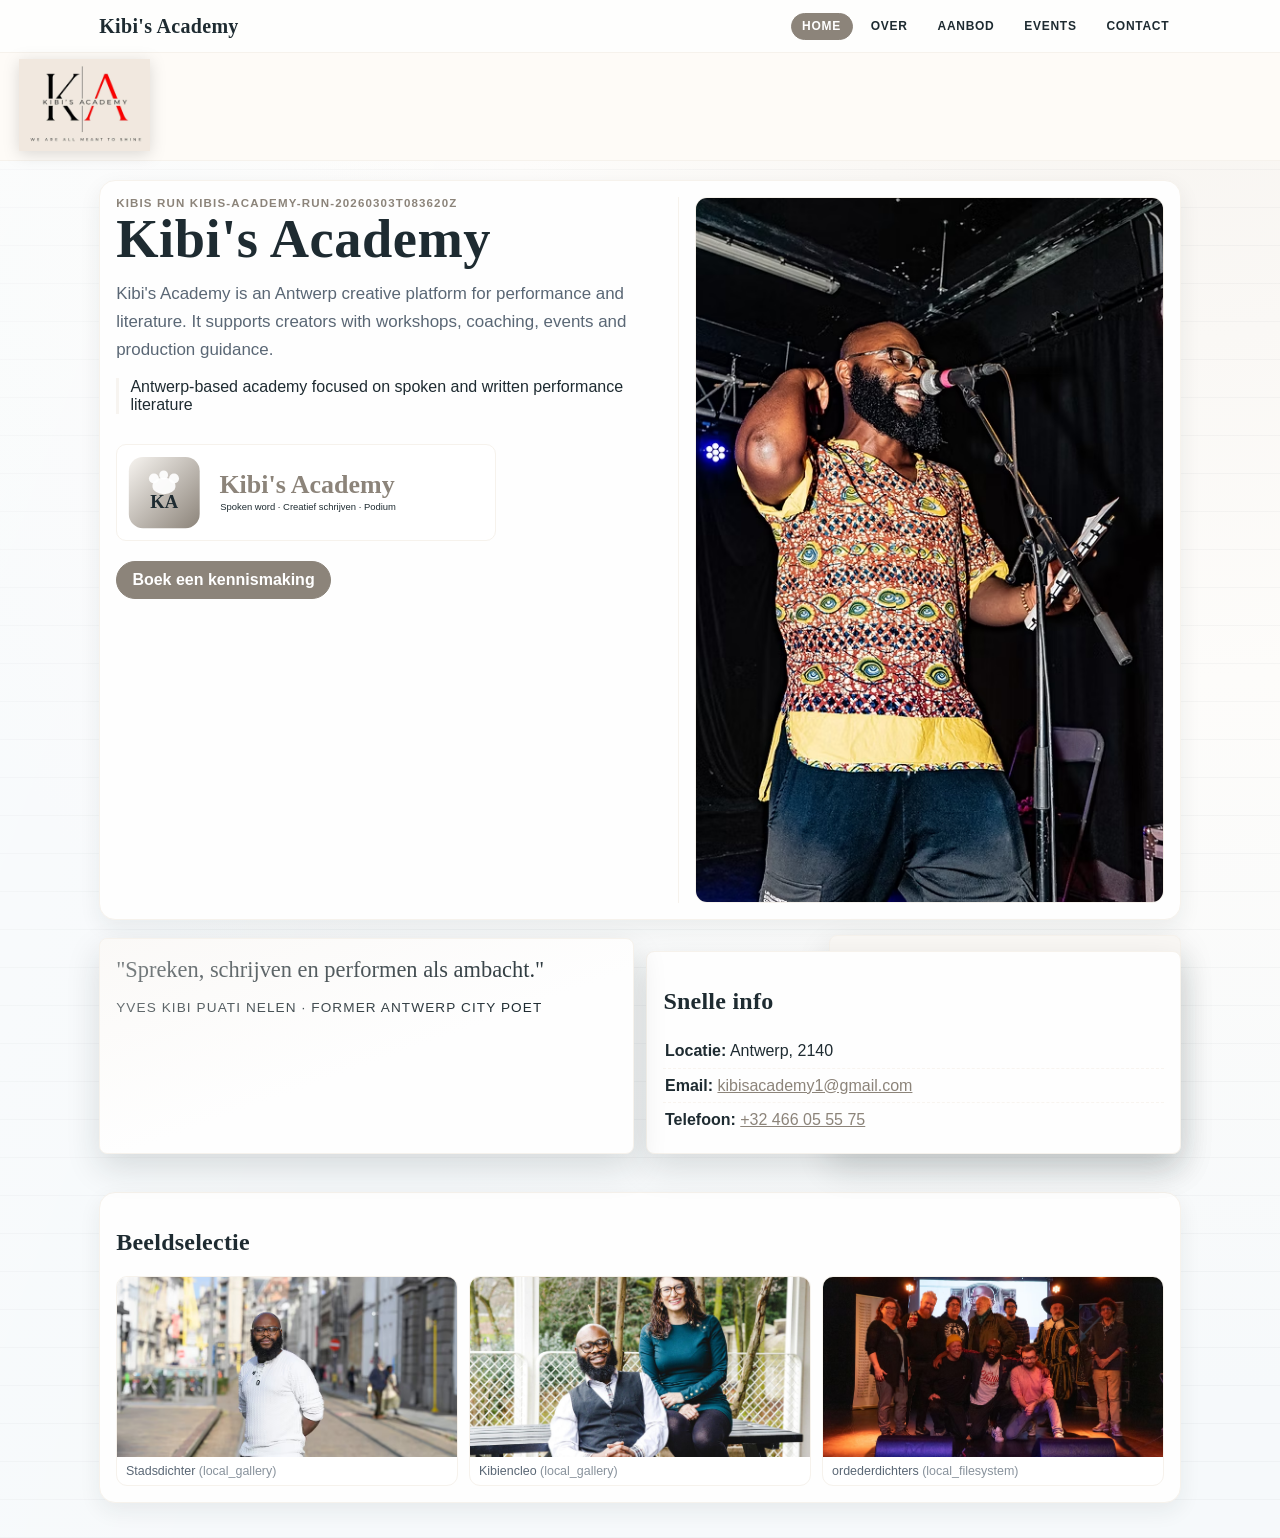
<file: index.html>
<!doctype html>
<html lang="nl">
  <head>
    <meta charset="utf-8" />
    <meta name="viewport" content="width=device-width, initial-scale=1" />
    <title>Kibi&#x27;s Academy | Home</title>
    <meta name="description" content="Spoken word en creatieve trajecten bij Kibi&#x27;s Academy." />
    <meta property="og:title" content="Kibi&#x27;s Academy | Home" />
    <meta property="og:description" content="Spoken word en creatieve trajecten bij Kibi&#x27;s Academy." />
    <meta property="og:type" content="website" />
    <meta property="og:image" content="assets/kibi-2.avif" />
    
    <link rel="icon" type="image/svg+xml" href="assets/favicon.svg" />
    <link rel="apple-touch-icon" href="assets/apple-touch-icon.svg" />
    <link rel="stylesheet" href="styles.css" />
  </head>
  <body>
    <header class="site-header">
      <div class="inner">
        <p class="brand"><span class="brand-label">Kibi's Academy</span></p>
        <nav>
        <a href="index.html" class="active">Home</a>
        <a href="over.html">Over</a>
        <a href="aanbod.html">Aanbod</a>
        <a href="events.html">Events</a>
        <a href="contact.html">Contact</a>
        </nav>
      </div>
      <div class="brand-strip"><img class="brand-banner" src="assets/corp_logo-2.jpg" alt="Kibi&#39;s Academy header logo" /></div>
    </header>
    <main class="container">

      <section class="hero card">
        <div class="hero-copy">
          <p class="eyebrow">KIBIS RUN kibis-academy-run-20260303T083620Z</p>
          <h1>Kibi's Academy</h1>
          <p class="lead">Kibi's Academy is an Antwerp creative platform for performance and literature. It supports creators with workshops, coaching, events and production guidance.</p>
          <p class="meta">Antwerp-based academy focused on spoken and written performance literature</p>
          <img class="hero-logo" src="assets/logo-primary.svg" alt="Kibi&#x27;s Academy primair logo" />
          <a class="cta" href="contact.html">Boek een kennismaking</a>
        </div>
        <div class="hero-media"><img src="assets/kibi-2.avif" alt="Kibi&#x27;s Academy" /></div>
      </section>

      <section class="zen-overlap">
        <article class="card quote-card panel panel-a">
          <p class="quote">"Spreken, schrijven en performen als ambacht."</p>
          <p class="quote-meta">Yves Kibi Puati Nelen · Former Antwerp city poet</p>
        </article>
        <article class="card panel panel-b">
          <h2>Snelle info</h2>
          <ul class="clean-list">
            <li><strong>Locatie:</strong> Antwerp, 2140</li>
            <li><strong>Email:</strong> <a href="mailto:kibisacademy1@gmail.com">kibisacademy1@gmail.com</a></li>
            <li><strong>Telefoon:</strong> <a href="tel:+32466055575">+32 466 05 55 75</a></li>
          </ul>
        </article>
        <article class="card panel panel-c">
          <h2>Focus</h2>
          <p>Workshops, podiumcoaching en artistieke trajecten met nadruk op stem, tekst en performance.</p>
        </article>
      </section>

      <section class="card">
        <h2>Beeldselectie</h2>
        <div class="gallery-grid">
          <figure class="gallery-card"><img src="assets/stadsdichter.avif" alt="Stadsdichter" /><figcaption>Stadsdichter <span>(local_gallery)</span></figcaption></figure>
<figure class="gallery-card"><img src="assets/kibiencleo.jpeg" alt="Kibiencleo" /><figcaption>Kibiencleo <span>(local_gallery)</span></figcaption></figure>
<figure class="gallery-card"><img src="assets/ordederdichters-2.avif" alt="ordederdichters" /><figcaption>ordederdichters <span>(local_filesystem)</span></figcaption></figure>
        </div>
      </section>
    
    </main>
    <script src="app.js"></script>
  </body>
</html>
</file>
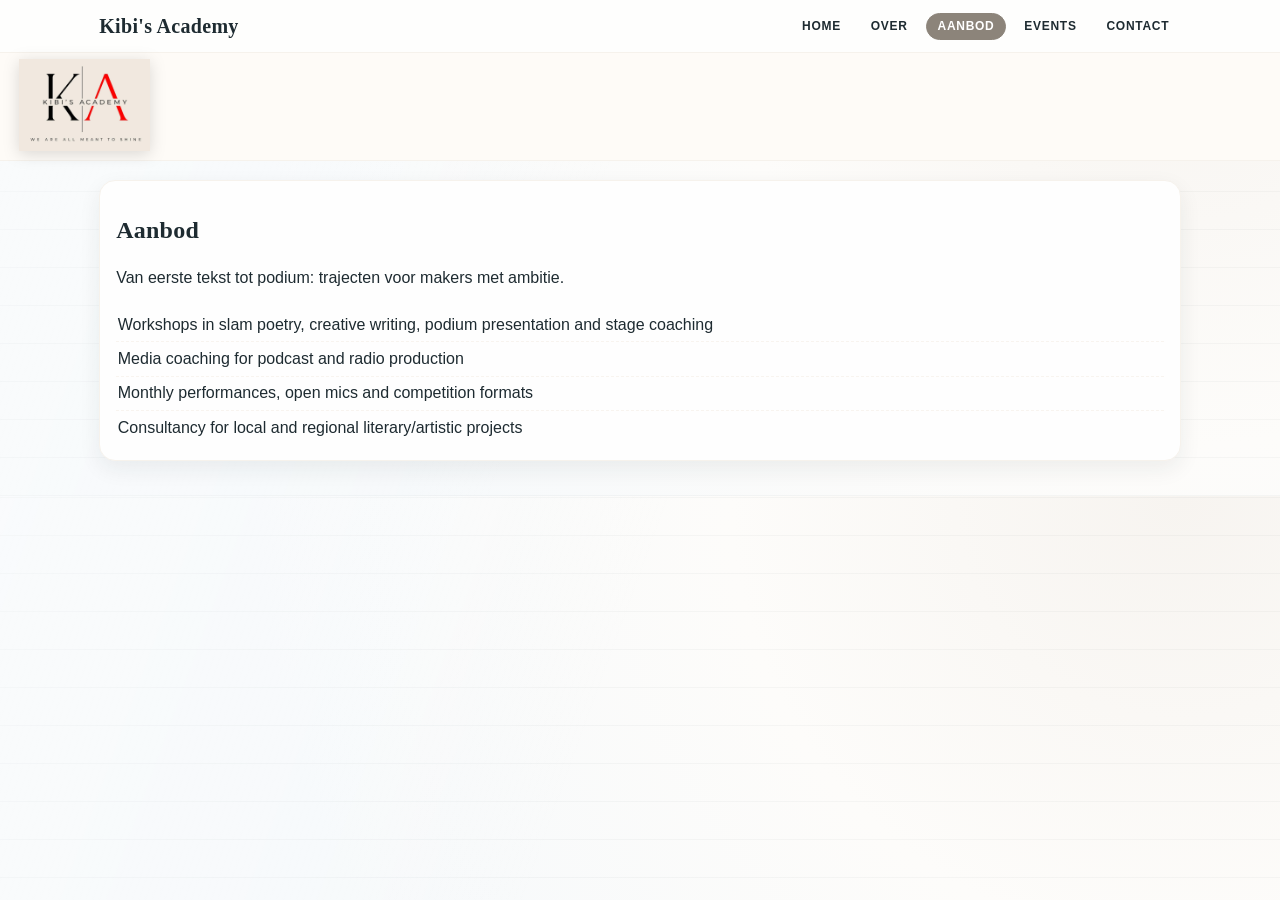
<file: aanbod.html>
<!doctype html>
<html lang="nl">
  <head>
    <meta charset="utf-8" />
    <meta name="viewport" content="width=device-width, initial-scale=1" />
    <title>Kibi&#x27;s Academy | Aanbod</title>
    <meta name="description" content="Workshops en trajecten van Kibi&#x27;s Academy." />
    <meta property="og:title" content="Kibi&#x27;s Academy | Aanbod" />
    <meta property="og:description" content="Workshops en trajecten van Kibi&#x27;s Academy." />
    <meta property="og:type" content="website" />
    <meta property="og:image" content="assets/kibi-2.avif" />
    
    <link rel="icon" type="image/svg+xml" href="assets/favicon.svg" />
    <link rel="apple-touch-icon" href="assets/apple-touch-icon.svg" />
    <link rel="stylesheet" href="styles.css" />
  </head>
  <body>
    <header class="site-header">
      <div class="inner">
        <p class="brand"><span class="brand-label">Kibi's Academy</span></p>
        <nav>
        <a href="index.html">Home</a>
        <a href="over.html">Over</a>
        <a href="aanbod.html" class="active">Aanbod</a>
        <a href="events.html">Events</a>
        <a href="contact.html">Contact</a>
        </nav>
      </div>
      <div class="brand-strip"><img class="brand-banner" src="assets/corp_logo-2.jpg" alt="Kibi&#39;s Academy header logo" /></div>
    </header>
    <main class="container">

      <section class="card editorial">
        <h1>Aanbod</h1>
        <p>Van eerste tekst tot podium: trajecten voor makers met ambitie.</p>
        <ul class="clean-list">
          <li>Workshops in slam poetry, creative writing, podium presentation and stage coaching</li>
<li>Media coaching for podcast and radio production</li>
<li>Monthly performances, open mics and competition formats</li>
<li>Consultancy for local and regional literary/artistic projects</li>
        </ul>
      </section>
    
    </main>
    <script src="app.js"></script>
  </body>
</html>
</file>
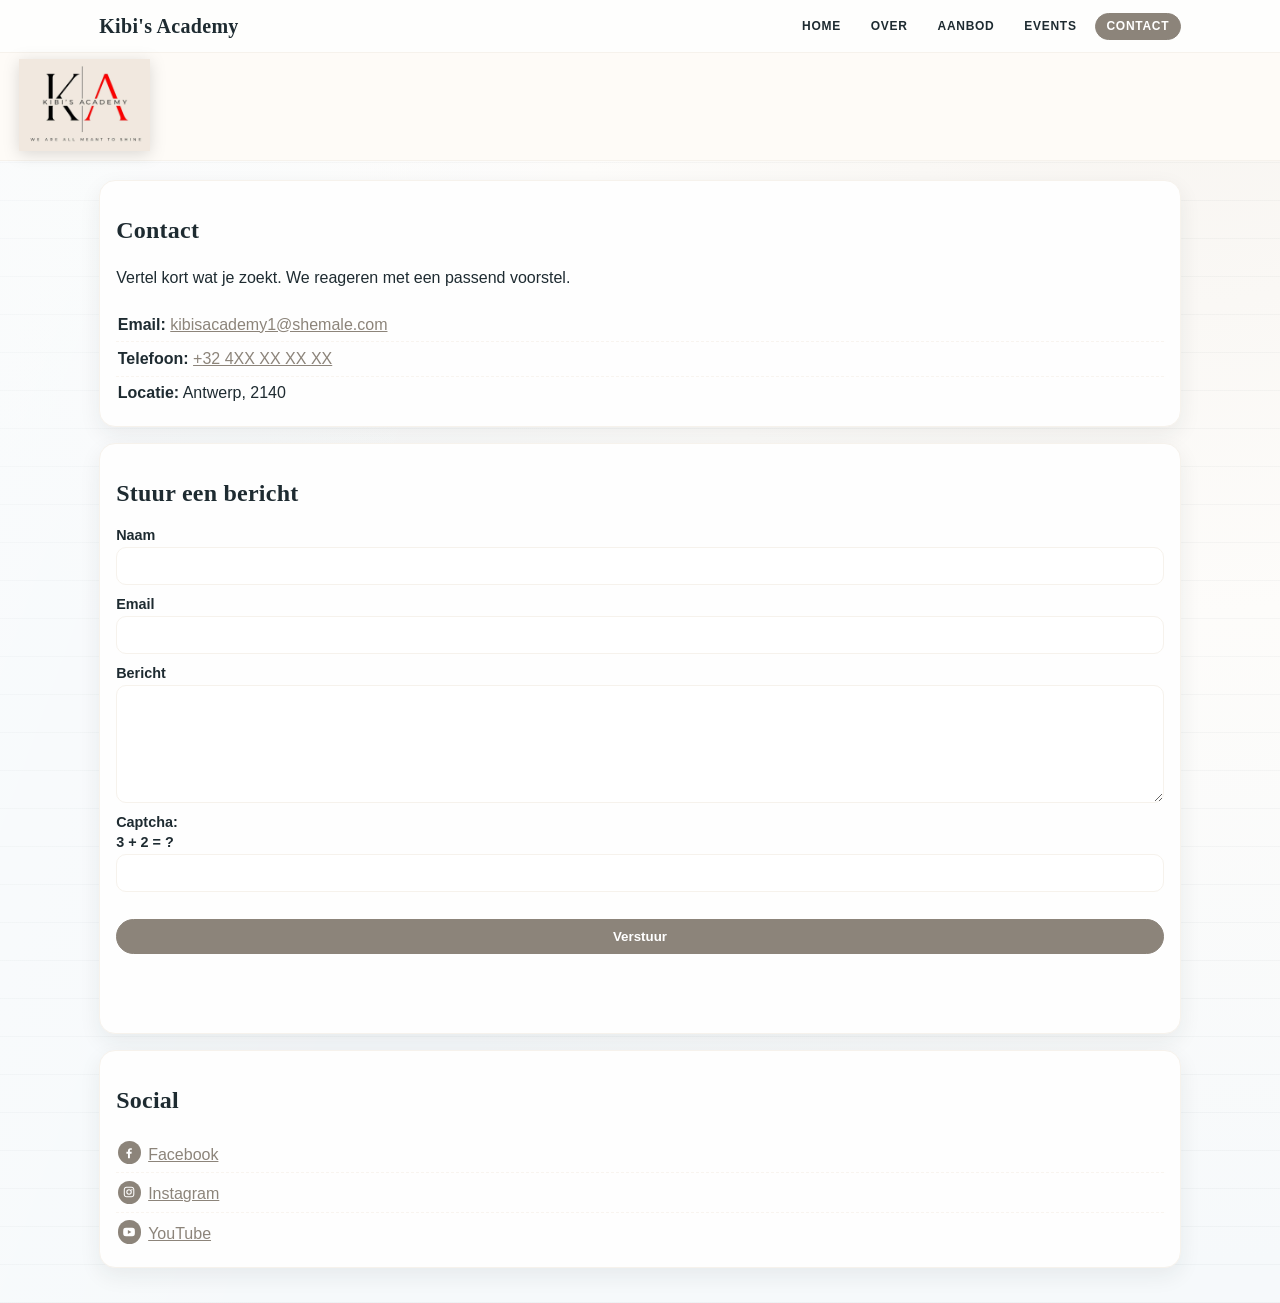
<file: contact.html>
<!doctype html>
<html lang="nl">
  <head>
    <meta charset="utf-8" />
    <meta name="viewport" content="width=device-width, initial-scale=1" />
    <title>Kibi&#x27;s Academy | Contact</title>
    <meta name="description" content="Contacteer Kibi&#x27;s Academy voor workshops en events." />
    <meta property="og:title" content="Kibi&#x27;s Academy | Contact" />
    <meta property="og:description" content="Contacteer Kibi&#x27;s Academy voor workshops en events." />
    <meta property="og:type" content="website" />
    <meta property="og:image" content="assets/kibi-2.avif" />
    
    <link rel="icon" type="image/svg+xml" href="assets/favicon.svg" />
    <link rel="apple-touch-icon" href="assets/apple-touch-icon.svg" />
    <link rel="stylesheet" href="styles.css" />
  </head>
  <body>
    <header class="site-header">
      <div class="inner">
        <p class="brand"><span class="brand-label">Kibi's Academy</span></p>
        <nav>
        <a href="index.html">Home</a>
        <a href="over.html">Over</a>
        <a href="aanbod.html">Aanbod</a>
        <a href="events.html">Events</a>
        <a href="contact.html" class="active">Contact</a>
        </nav>
      </div>
      <div class="brand-strip"><img class="brand-banner" src="assets/corp_logo-2.jpg" alt="Kibi&#39;s Academy header logo" /></div>
    </header>
    <main class="container">

      <section class="card editorial">
        <h1>Contact</h1>
        <p>Vertel kort wat je zoekt. We reageren met een passend voorstel.</p>
        <ul class="clean-list">
          <li><strong>Email:</strong> <a href="mailto:kibisacademy1@shemail.com">kibisacademy1@shemale.com</a></li>
          <li><strong>Telefoon:</strong> <a href="tel:+32112">+32 4XX XX XX XX</a></li>
          <li><strong>Locatie:</strong> Antwerp, 2140</li>
        </ul>
      </section>

      <section class="card">
        <h2>Stuur een bericht</h2>
        <form id="contact-form" novalidate>
          <label>Naam
            <input type="text" name="name" required />
          </label>
          <label>Email
            <input type="email" name="email" required />
          </label>
          <label>Bericht
            <textarea name="message" rows="6" required></textarea>
          </label>
          <label class="captcha-row">Captcha: <span id="captcha-question"></span>
            <input type="number" name="captcha" id="captcha-answer" required />
          </label>
          <input type="text" name="website" id="website" tabindex="-1" autocomplete="off" class="hp" />
          <button type="submit" class="cta">Verstuur</button>
          <p id="form-status" class="form-status" aria-live="polite"></p>
        </form>
      </section>

      <section class="card">
        <h2>Social</h2>
        <ul class="clean-list"><li><a href="https://www.facebook.com/p/Kibis-Academy-61552271852027/" target="_blank" rel="noopener noreferrer"><span class="social-icon"><svg viewBox="0 0 24 24" aria-hidden="true"><path fill="currentColor" d="M13.5 21v-8h2.7l.4-3h-3.1V8.1c0-.9.3-1.5 1.6-1.5h1.7V3.9c-.3 0-1.3-.1-2.5-.1-2.5 0-4.1 1.5-4.1 4.4V10H7.5v3h2.7v8h3.3z"/></svg></span>Facebook</a></li>
<li><a href="https://www.instagram.com/kibis_academy/" target="_blank" rel="noopener noreferrer"><span class="social-icon"><svg viewBox="0 0 24 24" aria-hidden="true"><path fill="currentColor" d="M7.8 3h8.4C18.8 3 21 5.2 21 7.8v8.4c0 2.6-2.2 4.8-4.8 4.8H7.8C5.2 21 3 18.8 3 16.2V7.8C3 5.2 5.2 3 7.8 3zm8.3 1.8H7.9c-1.7 0-3.1 1.4-3.1 3.1v8.2c0 1.7 1.4 3.1 3.1 3.1h8.2c1.7 0 3.1-1.4 3.1-3.1V7.9c0-1.7-1.4-3.1-3.1-3.1zM12 7.3A4.7 4.7 0 1 1 7.3 12 4.7 4.7 0 0 1 12 7.3zm0 1.8A2.9 2.9 0 1 0 14.9 12 2.9 2.9 0 0 0 12 9.1zm4.9-2.2a1.1 1.1 0 1 1-1.1 1.1 1.1 1.1 0 0 1 1.1-1.1z"/></svg></span>Instagram</a></li>
<li><a href="https://www.youtube.com/channel/UCVO4_nInCc9-p9LZ5EoF8vg" target="_blank" rel="noopener noreferrer"><span class="social-icon"><svg viewBox="0 0 24 24" aria-hidden="true"><path fill="currentColor" d="M21.6 7.2a2.9 2.9 0 0 0-2-2C17.9 4.7 12 4.7 12 4.7s-5.9 0-7.6.5a2.9 2.9 0 0 0-2 2A30 30 0 0 0 2 12a30 30 0 0 0 .4 4.8 2.9 2.9 0 0 0 2 2c1.7.5 7.6.5 7.6.5s5.9 0 7.6-.5a2.9 2.9 0 0 0 2-2A30 30 0 0 0 22 12a30 30 0 0 0-.4-4.8zM10 15.5v-7l6 3.5-6 3.5z"/></svg></span>YouTube</a></li></ul>
      </section>
    
    </main>
    <script src="app.js"></script>
  </body>
</html>
</file>
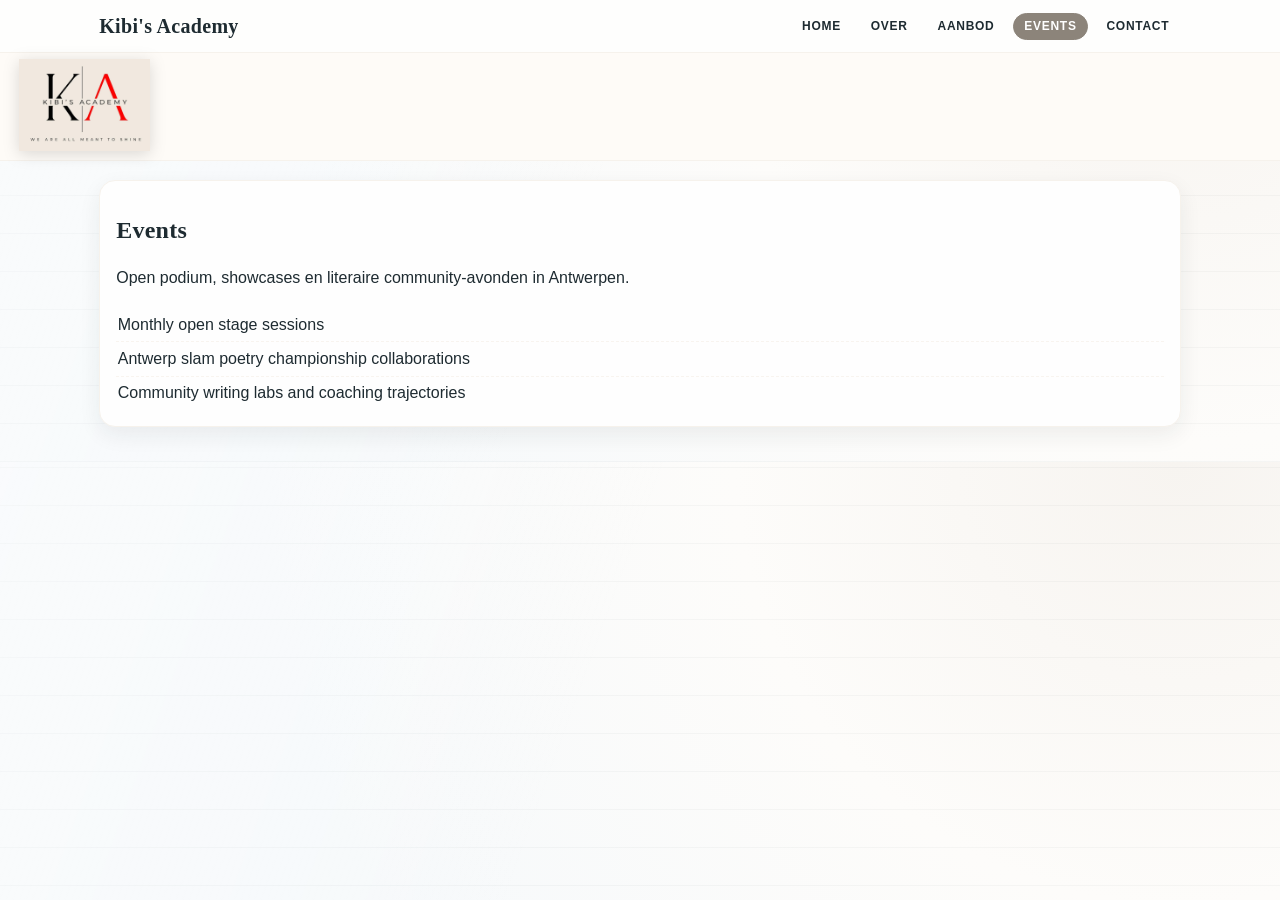
<file: events.html>
<!doctype html>
<html lang="nl">
  <head>
    <meta charset="utf-8" />
    <meta name="viewport" content="width=device-width, initial-scale=1" />
    <title>Kibi&#x27;s Academy | Events</title>
    <meta name="description" content="Events en open podium van Kibi&#x27;s Academy." />
    <meta property="og:title" content="Kibi&#x27;s Academy | Events" />
    <meta property="og:description" content="Events en open podium van Kibi&#x27;s Academy." />
    <meta property="og:type" content="website" />
    <meta property="og:image" content="assets/kibi-2.avif" />
    
    <link rel="icon" type="image/svg+xml" href="assets/favicon.svg" />
    <link rel="apple-touch-icon" href="assets/apple-touch-icon.svg" />
    <link rel="stylesheet" href="styles.css" />
  </head>
  <body>
    <header class="site-header">
      <div class="inner">
        <p class="brand"><span class="brand-label">Kibi's Academy</span></p>
        <nav>
        <a href="index.html">Home</a>
        <a href="over.html">Over</a>
        <a href="aanbod.html">Aanbod</a>
        <a href="events.html" class="active">Events</a>
        <a href="contact.html">Contact</a>
        </nav>
      </div>
      <div class="brand-strip"><img class="brand-banner" src="assets/corp_logo-2.jpg" alt="Kibi&#39;s Academy header logo" /></div>
    </header>
    <main class="container">

      <section class="card editorial">
        <h1>Events</h1>
        <p>Open podium, showcases en literaire community-avonden in Antwerpen.</p>
        <ul class="clean-list">
          <li>Monthly open stage sessions</li>
<li>Antwerp slam poetry championship collaborations</li>
<li>Community writing labs and coaching trajectories</li>
        </ul>
      </section>
    
    </main>
    <script src="app.js"></script>
  </body>
</html>
</file>
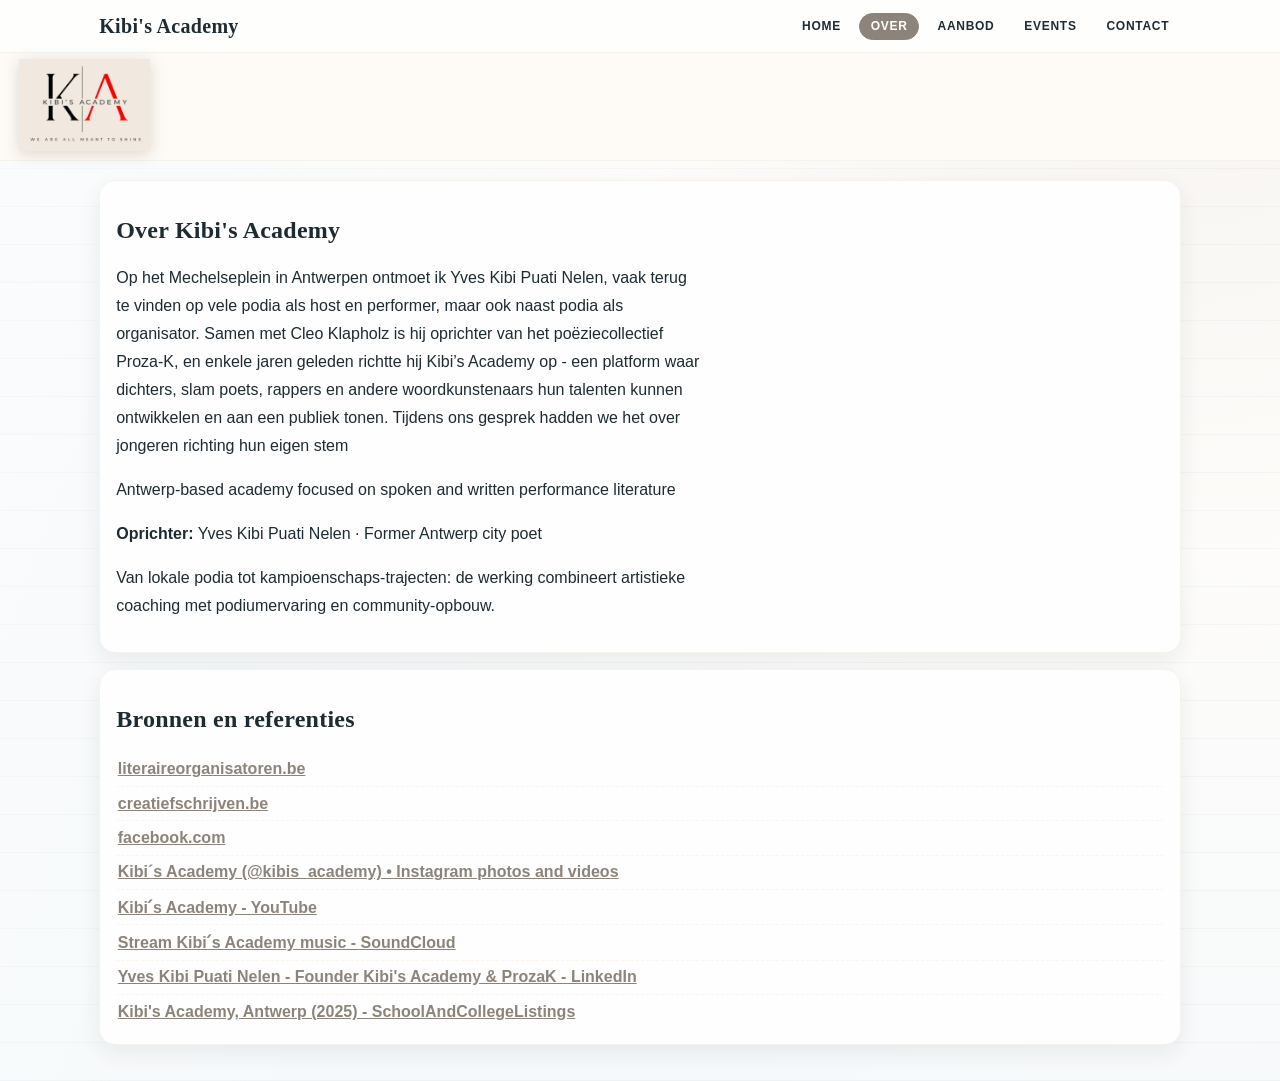
<file: over.html>
<!doctype html>
<html lang="nl">
  <head>
    <meta charset="utf-8" />
    <meta name="viewport" content="width=device-width, initial-scale=1" />
    <title>Kibi&#x27;s Academy | Over</title>
    <meta name="description" content="Over Kibi&#x27;s Academy in Antwerpen." />
    <meta property="og:title" content="Kibi&#x27;s Academy | Over" />
    <meta property="og:description" content="Over Kibi&#x27;s Academy in Antwerpen." />
    <meta property="og:type" content="website" />
    <meta property="og:image" content="assets/kibi-2.avif" />
    
    <link rel="icon" type="image/svg+xml" href="assets/favicon.svg" />
    <link rel="apple-touch-icon" href="assets/apple-touch-icon.svg" />
    <link rel="stylesheet" href="styles.css" />
  </head>
  <body>
    <header class="site-header">
      <div class="inner">
        <p class="brand"><span class="brand-label">Kibi's Academy</span></p>
        <nav>
        <a href="index.html">Home</a>
        <a href="over.html" class="active">Over</a>
        <a href="aanbod.html">Aanbod</a>
        <a href="events.html">Events</a>
        <a href="contact.html">Contact</a>
        </nav>
      </div>
      <div class="brand-strip"><img class="brand-banner" src="assets/corp_logo-2.jpg" alt="Kibi&#39;s Academy header logo" /></div>
    </header>
    <main class="container">

      <section class="card editorial">
        <h1>Over Kibi's Academy</h1>
        <p>Op het Mechelseplein in Antwerpen ontmoet ik Yves Kibi Puati Nelen, vaak terug te vinden op vele podia als host en performer, maar ook naast podia als organisator. Samen met Cleo Klapholz is hij oprichter van het poëziecollectief Proza-K, en enkele jaren geleden richtte hij Kibi’s Academy op - een platform waar dichters, slam poets, rappers en andere woordkunstenaars hun talenten kunnen ontwikkelen en aan een publiek tonen. Tijdens ons gesprek hadden we het over jongeren richting hun eigen stem</p>
        <p>Antwerp-based academy focused on spoken and written performance literature</p>
        <p><strong>Oprichter:</strong> Yves Kibi Puati Nelen · Former Antwerp city poet</p>
        <p>Van lokale podia tot kampioenschaps-trajecten: de werking combineert artistieke coaching met podiumervaring en community-opbouw.</p>
      </section>

      <section class="card">
        <h2>Bronnen en referenties</h2>
        <ul class="clean-list source-list">
          <li><a href="https://www.literaireorganisatoren.be/post/een-kijkje-bij-kibi-s-academy" target="_blank" rel="noopener noreferrer">literaireorganisatoren.be</a></li>
<li><a href="https://creatiefschrijven.be/schrijfadvies/eerste-stappen/podia-lijstje/orde-der-dichters-proza-k" target="_blank" rel="noopener noreferrer">creatiefschrijven.be</a></li>
<li><a href="https://www.facebook.com/p/Kibis-Academy-61552271852027/" target="_blank" rel="noopener noreferrer">facebook.com</a></li>
<li><a href="https://www.instagram.com/kibis_academy/" target="_blank" rel="noopener noreferrer">Kibi´s Academy (@kibis_academy) • Instagram photos and videos</a></li>
<li><a href="https://www.youtube.com/channel/UCVO4_nInCc9-p9LZ5EoF8vg" target="_blank" rel="noopener noreferrer">Kibi ́s Academy - YouTube</a></li>
<li><a href="https://soundcloud.com/kibi-s-academy" target="_blank" rel="noopener noreferrer">Stream Kibi ́s Academy music - SoundCloud</a></li>
<li><a href="https://www.linkedin.com/pub/dir/yves/nelen" target="_blank" rel="noopener noreferrer">Yves Kibi Puati Nelen - Founder Kibi's Academy &amp; ProzaK - LinkedIn</a></li>
<li><a href="https://www.schoolandcollegelistings.com/BE/Antwerp/139012505964088/Kibi&#x27;s-Academy" target="_blank" rel="noopener noreferrer">Kibi's Academy, Antwerp (2025) - SchoolAndCollegeListings</a></li>
        </ul>
      </section>
    
    </main>
    <script src="app.js"></script>
  </body>
</html>
</file>
<file: styles.css>
:root {
  --bg: #fdfcfa;
  --surface: #fffdf8;
  --text: #1e2b31;
  --muted: #5a6775;
  --accent: #8c847a;
  --accent-soft: #f7f4f0;
  --line: #f6f2ec;
}
* { box-sizing: border-box; }
body {
  margin: 0;
  color: var(--text);
  font-family: "Avenir Next", "Gill Sans Nova", "Trebuchet MS", sans-serif;
  background:
    linear-gradient(110deg, rgba(255,255,255,0.4), rgba(255,255,255,0) 46%),
    repeating-linear-gradient(0deg, rgba(40, 55, 65, 0.035) 0 1px, transparent 1px 38px),
    radial-gradient(circle at 92% 0%, var(--accent-soft) 0%, var(--bg) 35%, #f6f9fb 72%);
}
h1, h2, h3 {
  font-family: "Palatino Linotype", "Book Antiqua", "Hoefler Text", serif;
  letter-spacing: 0.01em;
}
.site-header {
  position: sticky;
  top: 0;
  z-index: 10;
  border-bottom: 1px solid var(--line);
  background: color-mix(in srgb, #ffffff 88%, var(--accent-soft));
  backdrop-filter: blur(6px);
}
.site-header .inner {
  max-width: 1120px;
  margin: 0 auto;
  padding: 0.8rem 1.2rem;
  display: flex;
  justify-content: space-between;
  align-items: center;
  gap: 1rem;
}
.brand {
  margin: 0;
  display: block;
  font-weight: 800;
  letter-spacing: 0.02em;
}
.brand-label {
  font-family: "Palatino Linotype", "Book Antiqua", serif;
  font-size: 1.25rem;
}
.brand-strip {
  border-top: 1px solid var(--line);
  background: color-mix(in srgb, var(--surface) 82%, var(--accent-soft));
  padding: 0.35rem 1.2rem 0.55rem;
}
.brand-banner {
  width: min(100%, 640px);
  height: clamp(54px, 8vw, 92px);
  object-fit: contain;
  object-position: left center;
  display: block;
  filter: drop-shadow(0 3px 8px rgba(0,0,0,0.14));
}
nav {
  display: flex;
  flex-wrap: wrap;
  gap: 0.42rem;
}
nav a {
  color: var(--text);
  text-decoration: none;
  text-transform: uppercase;
  letter-spacing: 0.06em;
  font-size: 0.75rem;
  font-weight: 700;
  border-radius: 999px;
  padding: 0.34rem 0.66rem;
  border: 1px solid transparent;
}
nav a.active,
nav a:hover {
  color: #fff;
  background: var(--accent);
  border-color: var(--accent);
}
.container {
  max-width: 1120px;
  margin: 0 auto;
  padding: 1.2rem;
}
.card {
  background: color-mix(in srgb, #ffffff 92%, var(--accent-soft));
  border: 1px solid var(--line);
  border-radius: 16px;
  padding: 1rem;
  margin-bottom: 1rem;
  box-shadow: 0 8px 22px rgba(28, 40, 49, 0.07);
}
.hero {
  display: grid;
  grid-template-columns: 1.2fr 1fr;
  gap: 1rem;
  align-items: stretch;
}
.hero-copy {
  padding-right: 0.4rem;
  border-right: 1px solid var(--line);
}
.hero-copy h1 {
  margin: 0.15rem 0 0.7rem;
  font-size: clamp(2rem, 4.5vw, 3.4rem);
  line-height: 1.05;
}
.hero-logo {
  margin-top: 0.9rem;
  width: min(100%, 380px);
  border: 1px solid var(--line);
  border-radius: 10px;
  background: #fff;
}
.eyebrow {
  margin: 0;
  text-transform: uppercase;
  letter-spacing: 0.1em;
  font-size: 0.72rem;
  font-weight: 800;
  color: var(--accent);
}
.lead {
  margin: 0;
  font-size: 1.06rem;
  line-height: 1.65;
  color: var(--muted);
}
.meta {
  margin-top: 0.9rem;
  padding-left: 0.7rem;
  border-left: 3px solid var(--accent-soft);
}
.cta {
  display: inline-block;
  margin-top: 1rem;
  border: 1px solid var(--accent);
  background: var(--accent);
  color: #fff;
  border-radius: 999px;
  padding: 0.56rem 0.95rem;
  font-weight: 700;
  text-decoration: none;
  cursor: pointer;
}
.cta:hover {
  filter: brightness(1.08);
}
.hero-media img {
  width: 100%;
  height: 100%;
  min-height: 320px;
  object-fit: cover;
  border-radius: 12px;
  border: 1px solid var(--line);
}
.hero-media.fallback {
  min-height: 200px;
  display: grid;
  place-items: center;
  border: 1px dashed var(--line);
  border-radius: 12px;
  color: var(--muted);
}
.zen-overlap {
  position: relative;
  display: grid;
  grid-template-columns: repeat(12, minmax(0, 1fr));
  grid-auto-rows: minmax(80px, auto);
  gap: 0.8rem;
  margin: 1.1rem 0 1.4rem;
}
.panel {
  border-radius: 8px;
  box-shadow: 0 14px 34px rgba(20, 32, 37, 0.14);
}
.panel-a {
  grid-column: 1 / span 6;
  grid-row: 1;
  z-index: 4;
}
.panel-b {
  grid-column: 7 / span 6;
  grid-row: 1;
  margin-top: 0.8rem;
  z-index: 2;
}
.panel-c {
  grid-column: 9 / span 4;
  grid-row: 1;
  margin-top: -0.2rem;
  z-index: 1;
  background: color-mix(in srgb, var(--accent-soft) 72%, #ffffff);
}
.quote-card {
  position: relative;
  overflow: hidden;
}
.quote-card::before {
  content: "";
  position: absolute;
  inset: 0;
  background: linear-gradient(160deg, var(--accent-soft), transparent 55%);
  opacity: 0.5;
  pointer-events: none;
}
.quote {
  margin: 0;
  font-family: "Palatino Linotype", "Book Antiqua", serif;
  font-size: 1.4rem;
  line-height: 1.35;
}
.quote-meta {
  margin: 0.9rem 0 0;
  font-size: 0.85rem;
  text-transform: uppercase;
  letter-spacing: 0.08em;
}
.editorial p {
  max-width: 66ch;
  line-height: 1.75;
}
.gallery-grid {
  display: grid;
  grid-template-columns: repeat(3, minmax(0, 1fr));
  gap: 0.72rem;
}
.gallery-card {
  margin: 0;
  border: 1px solid var(--line);
  border-radius: 11px;
  overflow: hidden;
  background: #fff;
}
.gallery-card img {
  width: 100%;
  height: 180px;
  object-fit: cover;
  display: block;
}
.gallery-card figcaption {
  padding: 0.45rem 0.55rem;
  font-size: 0.78rem;
  color: var(--muted);
}
.gallery-card figcaption span {
  color: color-mix(in srgb, var(--muted) 72%, #ffffff);
}
a {
  color: var(--accent);
}
ul {
  margin: 0;
  padding: 0;
  list-style: none;
}
li {
  margin: 0;
}
.clean-list li {
  padding: 0.48rem 0.1rem;
  border-bottom: 1px dashed color-mix(in srgb, var(--line) 82%, #ffffff);
}
.clean-list li:last-child {
  border-bottom: 0;
}
.source-list a {
  font-weight: 600;
}
.social-icon {
  display: inline-flex;
  align-items: center;
  justify-content: center;
  width: 1.45rem;
  height: 1.45rem;
  margin-right: 0.45rem;
  border-radius: 999px;
  background: var(--accent);
  color: #fff;
}
.social-icon svg {
  width: 0.88rem;
  height: 0.88rem;
  display: block;
}
form {
  display: grid;
  gap: 0.7rem;
}
label {
  display: grid;
  gap: 0.26rem;
  font-weight: 700;
  font-size: 0.9rem;
}
input,
textarea {
  border: 1px solid var(--line);
  border-radius: 10px;
  padding: 0.62rem;
  font: inherit;
  background: #fff;
}
.hp {
  position: absolute;
  left: -9999px;
}
.form-status {
  min-height: 1.2rem;
  font-weight: 700;
}
.form-status.ok { color: #0d6846; }
.form-status.err { color: #982323; }
@media (max-width: 900px) {
  .hero,
  .zen-overlap {
    grid-template-columns: 1fr;
  }
  .panel-a,
  .panel-b,
  .panel-c {
    grid-column: 1;
    grid-row: auto;
    margin-top: 0;
  }
  .hero-copy {
    border-right: 0;
    border-bottom: 1px solid var(--line);
    padding-bottom: 0.8rem;
  }
  .hero-media img {
    min-height: 230px;
  }
}
@media (max-width: 700px) {
  .gallery-grid {
    grid-template-columns: 1fr 1fr;
  }
}
@media (max-width: 520px) {
  .site-header .inner {
    align-items: flex-start;
    flex-direction: column;
  }
  .gallery-grid {
    grid-template-columns: 1fr;
  }
}
</file>
